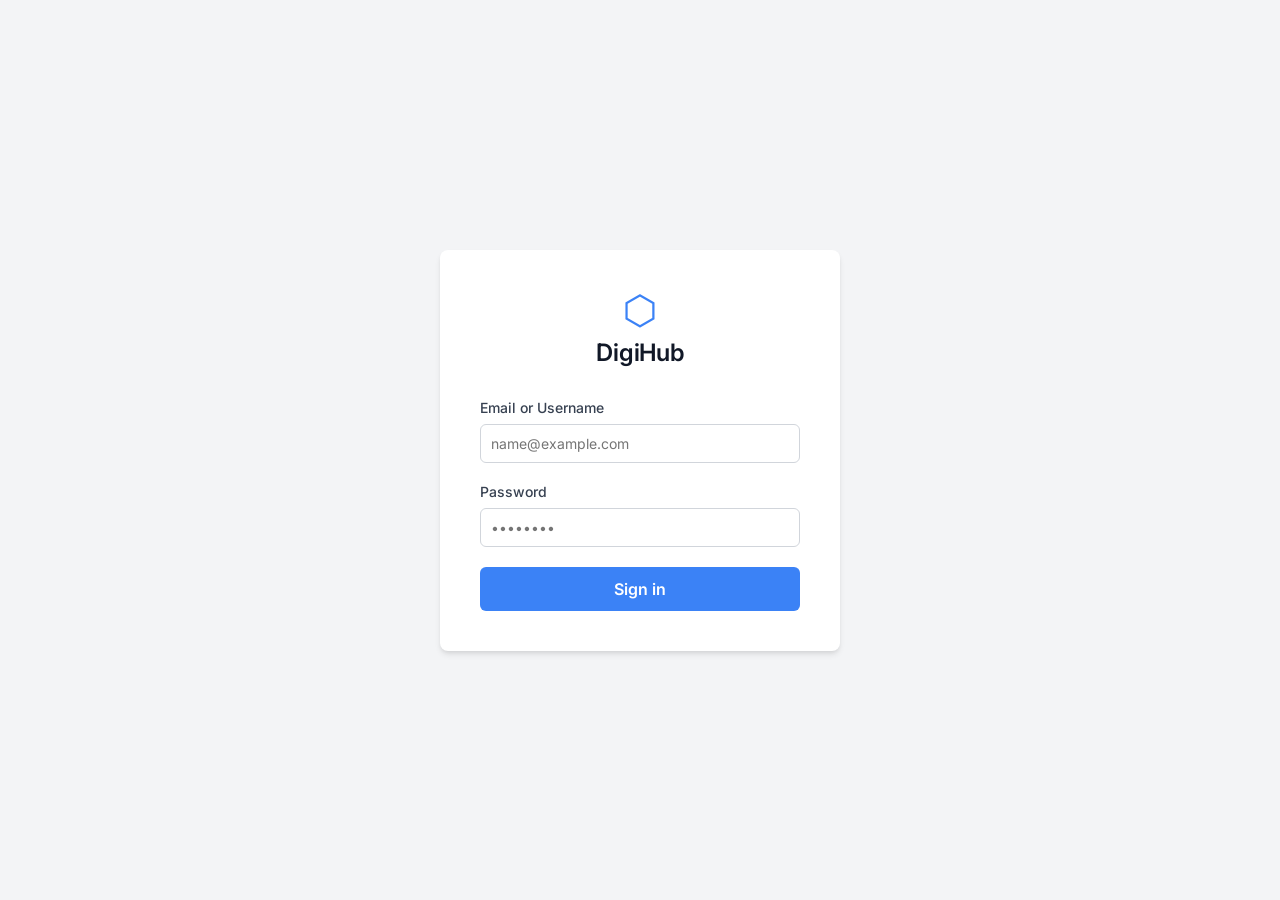
<file: app/frontend/login.html>
<!DOCTYPE html>
<html lang="en">
<head>
  <meta charset="UTF-8">
  <meta name="viewport" content="width=device-width, initial-scale=1.0">
  <title>Login - DigiHub Workspace</title>
  <link rel="preconnect" href="https://fonts.googleapis.com">
  <link href="https://fonts.googleapis.com/css2?family=Inter:wght@300;400;500;600;700&display=swap" rel="stylesheet">
  <link rel="stylesheet" href="style.css">
  <style>
    body {
      display: flex;
      align-items: center;
      justify-content: center;
      height: 100vh;
      margin: 0;
      background-color: #f3f4f6;
    }
    .login-container {
      background: white;
      padding: 2.5rem;
      border-radius: 8px;
      box-shadow: 0 4px 6px -1px rgba(0, 0, 0, 0.1), 0 2px 4px -1px rgba(0, 0, 0, 0.06);
      width: 100%;
      max-width: 400px;
    }
    .brand-icon {
      font-size: 2.5rem;
      color: #3b82f6;
      text-align: center;
      margin-bottom: 0.5rem;
    }
    .brand-name {
      font-size: 1.5rem;
      font-weight: 600;
      color: #111827;
      text-align: center;
      margin-bottom: 2rem;
      display: block;
    }
    .form-group {
      margin-bottom: 1.25rem;
    }
    .form-label {
      display: block;
      font-size: 0.875rem;
      font-weight: 500;
      color: #374151;
      margin-bottom: 0.5rem;
    }
    .form-input {
      width: 100%;
      padding: 0.625rem;
      border: 1px solid #d1d5db;
      border-radius: 0.375rem;
      box-sizing: border-box;
      font-family: inherit;
    }
    .form-input:focus {
      outline: none;
      border-color: #3b82f6;
      box-shadow: 0 0 0 3px rgba(59, 130, 246, 0.1);
    }
    .btn-login {
      width: 100%;
      padding: 0.75rem;
      background-color: #3b82f6;
      color: white;
      border: none;
      border-radius: 0.375rem;
      font-weight: 600;
      font-size: 1rem;
      cursor: pointer;
      transition: background-color 0.2s;
    }
    .btn-login:hover {
      background-color: #2563eb;
    }
    #errorMessage {
      color: #dc2626;
      font-size: 0.875rem;
      margin-bottom: 1rem;
      text-align: center;
      display: none;
    }
  </style>
</head>
<body>

  <div class="login-container">
    <div class="brand-icon">⬡</div>
    <span class="brand-name">DigiHub</span>
    
    <div id="errorMessage"></div>
    
    <form id="loginForm">
      <div class="form-group">
        <label for="username" class="form-label">Email or Username</label>
        <input type="text" id="username" class="form-input" required autocomplete="username email" placeholder="name@example.com">
      </div>
      
      <div class="form-group">
        <label for="password" class="form-label">Password</label>
        <input type="password" id="password" class="form-input" required autocomplete="current-password" placeholder="••••••••">
      </div>
      
      <button type="submit" class="btn-login">Sign in</button>
    </form>
  </div>

  <script src="login.js"></script>
</body>
</html>
</file>
<file: app/frontend/style.css>
:root {
  /* Core palette */
  --bg-base: #f0f4f8;
  --bg-surface: rgba(255, 255, 255, 0.90);
  --bg-elevated: rgba(241, 245, 249, 0.95);
  --border: rgba(203, 213, 225, 0.9);
  --border-accent: rgba(59, 130, 246, 0.35);
  --text-primary: #0f172a;
  --text-secondary: #475569;
  --text-muted: #94a3b8;

  /* Accent colours */
  --accent-blue: #2563eb;
  --accent-blue-hover: #3b82f6;
  --accent-green: #16a34a;
  --accent-amber: #d97706;
  --accent-red: #dc2626;
  --accent-purple: #7c3aed;

  /* Typography */
  --font-ui: 'Inter', system-ui, sans-serif;
  --font-mono: 'JetBrains Mono', monospace;

  /* Shape */
  --radius: 12px;
  --radius-sm: 8px;

  /* Effects */
  --shadow-glass: 0 4px 24px rgba(15, 23, 42, 0.08),
                  0 1px 4px rgba(15, 23, 42, 0.06),
                  inset 0 1px 0 rgba(255, 255, 255, 0.8);
  --transition: 200ms ease;

  /* Workspace layout */
  --sidebar-width: 260px;
  --ribbon-height: 52px;
  --workspace-bg: #e5e7eb;
  --panel-bg: #ffffff;
  --border-color: #e5e7eb;
}

/* ── Reset ──────────────────────────────────────────────────────────────────── */
*, *::before, *::after { box-sizing: border-box; margin: 0; padding: 0; }

body {
  font-family: var(--font-ui);
  background-color: var(--bg-base);
  color: var(--text-primary);
  height: 100vh;
  display: flex;
  flex-direction: column;
  overflow: hidden;
}

/* ── Ribbon ─────────────────────────────────────────────────────────────────── */
.workspace-ribbon {
  height: var(--ribbon-height);
  background: var(--panel-bg);
  border-bottom: 1px solid var(--border-color);
  display: flex;
  align-items: center;
  justify-content: space-between;
  padding: 0 1rem;
  box-shadow: 0 1px 3px rgba(0, 0, 0, 0.06);
  z-index: 10;
  flex-shrink: 0;
}

.ribbon-left  { display: flex; align-items: center; gap: 0.75rem; }
.ribbon-right { display: flex; align-items: center; gap: 0.5rem; }

.brand-icon { color: var(--accent-blue); font-size: 1.4rem; line-height: 1; }
.brand-text { display: flex; flex-direction: column; }
.brand-name { font-weight: 700; font-size: 0.95rem; color: #111827; letter-spacing: -0.01em; }
.brand-tag  { font-size: 0.72rem; color: #6b7280; }

/* State pill */
.state-pill {
  display: inline-flex;
  align-items: center;
  gap: 0.35rem;
  padding: 0.2rem 0.6rem;
  border-radius: 999px;
  font-size: 0.75rem;
  font-weight: 600;
  letter-spacing: 0.02em;
  text-transform: uppercase;
  border: 1px solid;
  transition: var(--transition);
}
.state-pill.draft     { background: rgba(100,116,139,.1); color: #475569; border-color: rgba(100,116,139,.25); }
.state-pill.reviewed  { background: rgba(124,58,237,.1);  color: var(--accent-purple); border-color: rgba(124,58,237,.25); }
.state-pill.frozen    { background: rgba(217,119,6,.12);  color: var(--accent-amber); border-color: rgba(217,119,6,.3); }
.state-pill.validated { background: rgba(22,163,74,.1);   color: var(--accent-green); border-color: rgba(22,163,74,.25); }

/* Ribbon centre status */
.ribbon-center {
  font-size: 0.82rem;
  color: #4b5563;
  background: #f3f4f6;
  padding: 0.2rem 0.7rem;
  border-radius: 999px;
}

/* Ribbon buttons */
.ribbon-btn {
  display: inline-flex;
  align-items: center;
  gap: 0.4rem;
  padding: 0.35rem 0.7rem;
  font-size: 0.8rem;
  font-weight: 500;
  color: #374151;
  background: transparent;
  border: 1px solid transparent;
  border-radius: 6px;
  cursor: pointer;
  font-family: inherit;
  transition: all 0.15s;
}
.ribbon-btn:hover:not(:disabled) { background: #f3f4f6; border-color: var(--border-color); }
.ribbon-btn:disabled { opacity: 0.45; cursor: not-allowed; }
.ribbon-btn.primary { background: var(--accent-blue); color: #fff; border-color: transparent; }
.ribbon-btn.primary:hover:not(:disabled) { background: var(--accent-blue-hover); }
.ribbon-btn.danger  { color: var(--accent-red); }
.ribbon-btn.danger:hover:not(:disabled) { background: rgba(220,38,38,.08); border-color: rgba(220,38,38,.2); }
.ribbon-divider { width: 1px; height: 22px; background: var(--border-color); margin: 0 0.4rem; }

/* ── Main workspace layout ──────────────────────────────────────────────────── */
.workspace-layout {
  display: flex;
  flex: 1;
  overflow: hidden;
}

/* ── Sidebars ───────────────────────────────────────────────────────────────── */
.sidebar-left,
.sidebar-right {
  width: var(--sidebar-width);
  background: var(--panel-bg);
  display: flex;
  flex-direction: column;
  flex-shrink: 0;
  overflow: hidden;
}
.sidebar-left  { border-right: 1px solid var(--border-color); }
.sidebar-right { border-left: 1px solid var(--border-color); }

.sidebar-header {
  padding: 0.6rem 1rem;
  font-size: 0.68rem;
  font-weight: 700;
  text-transform: uppercase;
  letter-spacing: 0.08em;
  color: #6b7280;
  border-bottom: 1px solid var(--border-color);
  background: #fafafa;
  flex-shrink: 0;
}

.sidebar-content {
  flex: 1;
  overflow-y: auto;
  padding: 0.75rem;
}

/* Document map nav items */
.nav-item {
  display: flex;
  align-items: center;
  justify-content: space-between;
  gap: 0.5rem;
  padding: 0.35rem 0.5rem;
  font-size: 0.8rem;
  color: #374151;
  text-decoration: none;
  border-radius: 5px;
  cursor: pointer;
  transition: all 0.15s ease;
  margin-bottom: 2px;
}
.nav-item:hover { background: #f0f4f8; }
.nav-item.active {
  background: rgba(37, 99, 235, 0.1) !important;
  color: var(--accent-blue) !important;
  font-weight: 600;
  border-left: 3px solid var(--accent-blue);
}
.nav-item.heading { font-weight: 600; }
.nav-item.table   { color: #4338ca; }
.nav-item-title   { overflow: hidden; text-overflow: ellipsis; white-space: nowrap; flex: 1; }
.nav-progress-chip {
  font-size: 0.62rem;
  font-weight: 600;
  padding: 1px 6px;
  border-radius: 10px;
  background: #f1f5f9;
  color: #64748b;
  white-space: nowrap;
  flex-shrink: 0;
}
.nav-progress-chip.complete {
  background: rgba(22, 163, 74, 0.15);
  color: #166534;
}
.nav-progress-chip.partial {
  background: rgba(234, 179, 8, 0.18);
  color: #854d0e;
}

/* ── Document viewer (centre) ───────────────────────────────────────────────── */
.main-viewer {
  flex: 1;
  overflow-y: auto;
  padding: 2rem;
  background: var(--workspace-bg);
}

.doc-container {
  max-width: 860px;
  margin: 0 auto;
  background: white;
  min-height: 1056px;
  padding: 3rem 4rem;
  box-shadow: 0 4px 16px rgba(0, 0, 0, 0.12);
  border-radius: 4px;
  font-family: 'Times New Roman', Times, serif;
  color: #111;
  font-size: 1rem;
  line-height: 1.6;
}

.doc-container h1, .doc-container h2, .doc-container h3, .doc-container h4 {
  font-family: 'Times New Roman', Times, serif;
  color: #000;
  margin-top: 1.5rem;
  margin-bottom: 0.6rem;
}
.doc-container p { margin-bottom: 0.8rem; }
.doc-container table { width: 100%; border-collapse: collapse; margin-bottom: 1.5rem; font-size: 0.87rem; }
.doc-container td, .doc-container th {
  border: 1px solid #ccc;
  padding: 0.35rem 0.6rem;
  vertical-align: top;
}
.doc-container tr:nth-child(even) { background: #f9fafb; }

/* Fact highlighting states */
.node-candidate {
  background: rgba(217, 119, 6, 0.12);
  border-bottom: 2px dashed var(--accent-amber);
  cursor: pointer;
  transition: background 0.15s;
}
.node-candidate:hover { background: rgba(217, 119, 6, 0.22); }

.node-mapped {
  background: rgba(22, 163, 74, 0.12);
  border-bottom: 2px solid var(--accent-green);
  cursor: pointer;
}
.node-mapped:hover { background: rgba(22, 163, 74, 0.22); }

.node-active {
  background: rgba(37, 99, 235, 0.15) !important;
  border-bottom: 2px solid var(--accent-blue) !important;
  outline: 2px solid rgba(37, 99, 235, 0.35);
  border-radius: 2px;
}

/* Paragraph node wrappers */
.para-node {
  cursor: pointer;
  padding: 0.15rem 0.35rem;
  border-radius: 4px;
  border-left: 3px solid transparent;
  transition: all 0.15s;
  margin-bottom: 0.5rem;
}
.para-node.mapped-auto     { border-left-color: var(--accent-green); background: rgba(22,163,74,.08); }
.para-node.mapped-manual   { border-left-color: #ca8a04; background: rgba(234,179,8,.12); }
.para-node.mapped-modified { border-left-color: #ea580c; background: rgba(249,115,22,.12); }
.para-node.mapped          { border-left-color: var(--accent-green); background: rgba(22,163,74,.08); }
.para-node.active          { border-left-color: var(--accent-blue);  background: rgba(37,99,235,.12); outline: 1px solid rgba(37,99,235,.3); }
.para-node:hover:not(.active) { background: rgba(0,0,0,.03); }

/* Table cell multi-state classes */
.cell-mapped-auto {
  background: rgba(22, 163, 74, 0.12) !important;
  border-left: 3px solid var(--accent-green) !important;
}
.cell-mapped-manual {
  background: rgba(234, 179, 8, 0.16) !important;
  border-left: 3px solid #ca8a04 !important;
}
.cell-mapped-modified {
  background: rgba(249, 115, 22, 0.16) !important;
  border-left: 3px solid #ea580c !important;
}
.cell-active {
  background: rgba(37, 99, 235, 0.18) !important;
  outline: 2px solid var(--accent-blue) !important;
}
.cell-missing {
  outline: 2px dashed rgba(220, 38, 38, 0.45);
  background: rgba(220, 38, 38, 0.04);
}

/* Tag Pulse Animation for jumping to items */
@keyframes tagPulse {
  0% { transform: scale(1); box-shadow: 0 0 0 0 rgba(37, 99, 235, 0.7); }
  50% { transform: scale(1.02); box-shadow: 0 0 0 8px rgba(37, 99, 235, 0); }
  100% { transform: scale(1); box-shadow: 0 0 0 0 rgba(37, 99, 235, 0); }
}
.pulse-highlight {
  animation: tagPulse 1.2s ease-in-out !important;
  outline: 3px solid var(--accent-blue) !important;
  z-index: 10;
  position: relative;
}

/* Table cell tags */
.cell-tag {
  cursor: pointer;
  padding: 0.05rem 0.2rem;
  border-radius: 3px;
  position: relative;
  display: inline;
}
.cell-tag.candidate { background: rgba(217,119,6,.15); border: 1px dashed var(--accent-amber); }
.cell-tag.mapped    { background: rgba(22,163,74,.15);  border: 1px solid var(--accent-green); }
.cell-tag.active    { background: rgba(37,99,235,.2);   border: 1px solid var(--accent-blue); outline: 2px solid rgba(37,99,235,.4); }

/* Mapped badge */
.mapped-badge {
  position: absolute;
  top: -8px; right: -8px;
  background: var(--accent-green);
  color: white;
  font-size: 0.55rem;
  padding: 1px 4px;
  border-radius: 4px;
  font-family: var(--font-ui);
  white-space: nowrap;
  pointer-events: none;
}
.mapped-badge.manual   { background: #ca8a04; }
.mapped-badge.modified { background: #ea580c; }

/* Floating tag inspection tooltip */
.tag-inspect-tooltip {
  position: fixed;
  z-index: 10000;
  pointer-events: none;
  background: #0f172a;
  color: #f8fafc;
  border: 1px solid rgba(255, 255, 255, 0.15);
  border-radius: var(--radius-sm);
  padding: 0.65rem 0.85rem;
  font-size: 0.75rem;
  line-height: 1.45;
  box-shadow: 0 10px 25px -5px rgba(0, 0, 0, 0.45);
  max-width: 340px;
  display: none;
  opacity: 0;
  transition: opacity 0.12s ease;
}
.tag-inspect-tooltip.visible {
  display: block;
  opacity: 1;
}
.tag-inspect-tooltip .tt-header {
  display: flex;
  justify-content: space-between;
  align-items: center;
  gap: 0.5rem;
  margin-bottom: 0.3rem;
}
.tag-inspect-tooltip .tt-title {
  font-weight: 600;
  font-size: 0.82rem;
  color: #ffffff;
}
.tag-inspect-tooltip .tt-badge {
  font-size: 0.62rem;
  font-weight: 700;
  padding: 1px 6px;
  border-radius: 4px;
  text-transform: uppercase;
}
.tag-inspect-tooltip .tt-badge.auto     { background: #15803d; color: #fff; }
.tag-inspect-tooltip .tt-badge.manual   { background: #a16207; color: #fff; }
.tag-inspect-tooltip .tt-badge.modified { background: #c2410c; color: #fff; }
.tag-inspect-tooltip .tt-qname {
  font-family: var(--font-mono);
  font-size: 0.7rem;
  color: #93c5fd;
  margin-bottom: 0.4rem;
  word-break: break-all;
}
.tag-inspect-tooltip .tt-grid {
  display: grid;
  grid-template-columns: auto 1fr;
  gap: 0.2rem 0.6rem;
  color: #cbd5e1;
  font-size: 0.72rem;
  border-top: 1px solid rgba(255, 255, 255, 0.1);
  padding-top: 0.4rem;
}
.tag-inspect-tooltip .tt-grid strong {
  color: #94a3b8;
  font-weight: 500;
}

/* ── Inspector panel ─────────────────────────────────────────────────────────── */
.inspector-section {
  margin-bottom: 1rem;
}
.inspector-label {
  font-size: 0.68rem;
  font-weight: 700;
  text-transform: uppercase;
  letter-spacing: 0.07em;
  color: var(--text-muted);
  display: block;
  margin-bottom: 0.3rem;
}
.inspector-value {
  font-size: 1rem;
  font-weight: 600;
  padding: 0.4rem 0.6rem;
  background: #f8fafc;
  border: 1px solid var(--border-color);
  border-radius: var(--radius-sm);
}

/* Fact status card */
.fact-status-card {
  border-radius: var(--radius-sm);
  padding: 0.75rem;
  font-size: 0.8rem;
  margin-top: 0.75rem;
}
.fact-status-card.mapped   { background: rgba(22,163,74,.08);  border: 1px solid rgba(22,163,74,.3); }
.fact-status-card.unmapped { background: rgba(100,116,139,.06); border: 1px solid rgba(100,116,139,.2); }

/* ── Buttons ─────────────────────────────────────────────────────────────────── */
button { cursor: pointer; font-family: inherit; transition: var(--transition); }

.btn-primary {
  background: var(--accent-blue); color: #fff;
  border: none; padding: 0.6rem 1.2rem;
  border-radius: var(--radius-sm); font-weight: 500;
  font-size: 0.875rem;
}
.btn-primary:hover:not(:disabled) { background: var(--accent-blue-hover); }
.btn-primary:disabled { background: var(--border); color: var(--text-muted); cursor: not-allowed; }

.btn-secondary {
  background: transparent; color: var(--text-primary);
  border: 1px solid var(--border-color);
  padding: 0.6rem 1.2rem;
  border-radius: var(--radius-sm); font-weight: 500;
  font-size: 0.875rem;
}
.btn-secondary:hover:not(:disabled) { background: #f3f4f6; }
.btn-secondary:disabled { color: var(--text-muted); cursor: not-allowed; }

.btn-danger {
  background: var(--accent-red); color: #fff;
  border: none; padding: 0.6rem 1.2rem;
  border-radius: var(--radius-sm); font-weight: 500;
  font-size: 0.875rem;
}
.btn-danger:hover:not(:disabled) { background: #b91c1c; }

/* Full-width variant */
.btn-block { width: 100%; }

/* ── Form elements ───────────────────────────────────────────────────────────── */
.form-input, .form-select {
  width: 100%;
  background: #fff;
  border: 1px solid var(--border-color);
  color: var(--text-primary);
  padding: 0.55rem 0.75rem;
  border-radius: var(--radius-sm);
  font-family: inherit;
  font-size: 0.875rem;
  transition: var(--transition);
  appearance: none;
}
.form-input:focus, .form-select:focus {
  outline: none;
  border-color: var(--accent-blue);
  box-shadow: 0 0 0 3px rgba(59, 130, 246, 0.18);
}
label { display: block; font-size: 0.8rem; color: var(--text-secondary); margin-bottom: 0.3rem; font-weight: 500; }

/* ── Modals ──────────────────────────────────────────────────────────────────── */
.modal-overlay {
  position: fixed; inset: 0;
  background: rgba(15, 23, 42, 0.5);
  backdrop-filter: blur(4px);
  display: flex; align-items: center; justify-content: center;
  z-index: 200;
}
.modal-card {
  background: var(--panel-bg);
  padding: 1.5rem;
  border-radius: var(--radius);
  box-shadow: 0 20px 60px rgba(0, 0, 0, 0.25);
  min-width: 420px;
  max-width: 90vw;
  max-height: 90vh;
  overflow-y: auto;
}
.modal-header {
  display: flex;
  justify-content: space-between;
  align-items: center;
  margin-bottom: 1.25rem;
  padding-bottom: 0.75rem;
  border-bottom: 1px solid var(--border-color);
}
.modal-title { font-size: 1.1rem; font-weight: 700; }
.modal-close {
  background: none; border: none;
  color: var(--text-muted); font-size: 1.2rem;
  cursor: pointer; padding: 0.25rem;
  border-radius: 4px;
  transition: background 0.1s;
}
.modal-close:hover { background: #f3f4f6; color: var(--text-primary); }
.modal-footer {
  display: flex; justify-content: flex-end;
  gap: 0.5rem; margin-top: 1.25rem;
  padding-top: 0.75rem;
  border-top: 1px solid var(--border-color);
}

/* ── Side-docked Tag Inspector (never covers the table) ─────────────────────── */
#mapFactModal.modal-overlay {
  background: transparent !important;
  backdrop-filter: none !important;
  pointer-events: none !important;
  justify-content: flex-end !important;
  align-items: stretch !important;
  padding: 0 !important;
  z-index: 250;
}

#mapFactModal .modal-card {
  pointer-events: auto !important;
  width: 460px !important;
  max-width: 44vw !important;
  min-width: 360px !important;
  height: calc(100vh - var(--ribbon-height) - 16px) !important;
  max-height: calc(100vh - var(--ribbon-height) - 16px) !important;
  margin-top: calc(var(--ribbon-height) + 8px) !important;
  margin-right: 14px !important;
  margin-bottom: 8px !important;
  border-radius: var(--radius) !important;
  border: 1px solid var(--border-accent) !important;
  box-shadow: -8px 0 32px rgba(15, 23, 42, 0.22) !important;
  background: #ffffff !important;
  display: flex !important;
  flex-direction: column !important;
  padding: 1.25rem !important;
}

#mapFactModal .modal-card .grid-gap {
  flex: 1;
  overflow-y: auto;
  padding-right: 4px;
}


/* ── Grid utilities ──────────────────────────────────────────────────────────── */
.grid-2 { display: grid; grid-template-columns: 1fr 1fr; gap: 1rem; }
.grid-gap { display: grid; gap: 1rem; }

/* ── Empty state ─────────────────────────────────────────────────────────────── */
.empty-state {
  color: var(--text-muted);
  font-size: 0.85rem;
  text-align: center;
  padding: 1.5rem 0.5rem;
}

/* ── Diagnostics list ────────────────────────────────────────────────────────── */
.diag-item {
  padding: 0.85rem 1rem;
  border-bottom: 1px solid var(--border-color);
  display: flex;
  gap: 0.75rem;
  align-items: flex-start;
}
.diag-severity {
  font-weight: 700;
  font-size: 0.75rem;
  text-transform: uppercase;
  flex-shrink: 0;
  padding-top: 0.1rem;
}
.diag-severity.error   { color: var(--accent-red); }
.diag-severity.warning { color: var(--accent-amber); }

/* ── Log book ────────────────────────────────────────────────────────────────── */
.log-entry {
  padding: 0.75rem 1rem;
  border-bottom: 1px solid var(--border-color);
  display: flex; flex-direction: column; gap: 0.35rem;
}
.log-badge {
  font-size: 0.68rem;
  padding: 2px 6px;
  border-radius: 10px;
  color: white;
  font-weight: 600;
}
.log-badge.manual { background: var(--accent-blue); }

/* ── Pulses / loading ────────────────────────────────────────────────────────── */
@keyframes pulse {
  0%, 100% { opacity: 0.6; }
  50%       { opacity: 1; }
}
.loading-pulse { animation: pulse 1.5s ease-in-out infinite; }

/* ── Scrollbar ───────────────────────────────────────────────────────────────── */
::-webkit-scrollbar { width: 6px; height: 6px; }
::-webkit-scrollbar-track { background: transparent; }
::-webkit-scrollbar-thumb { background: rgba(0,0,0,.18); border-radius: 3px; }
::-webkit-scrollbar-thumb:hover { background: rgba(0,0,0,.3); }

/* ── Slide-in animation ──────────────────────────────────────────────────────── */
@keyframes slideIn {
  from { opacity: 0; transform: translateY(6px); }
  to   { opacity: 1; transform: translateY(0); }
}
.slide-in { animation: slideIn 0.25s ease; }

/* ── Tag counter chips ───────────────────────────────────────────────────────── */
.chip {
  display: inline-flex;
  align-items: center;
  padding: 0.15rem 0.5rem;
  border-radius: 999px;
  font-size: 0.72rem;
  font-weight: 600;
  gap: 0.25rem;
}
.chip.green  { background: rgba(22,163,74,.12);  color: var(--accent-green); }
.chip.amber  { background: rgba(217,119,6,.12);  color: var(--accent-amber); }
.chip.blue   { background: rgba(37,99,235,.12);  color: var(--accent-blue); }
.chip.purple { background: rgba(124,58,237,.12); color: var(--accent-purple); }

/* ── Hover Tooltip ───────────────────────────────────────────────────────────── */
.hover-tooltip {
  position: fixed;
  z-index: 10000;
  background: #0f172a;
  color: #f8fafc;
  border: 1px solid rgba(255, 255, 255, 0.15);
  box-shadow: 0 10px 25px -5px rgba(0, 0, 0, 0.45), 0 8px 10px -6px rgba(0, 0, 0, 0.3);
  border-radius: var(--radius-sm);
  padding: 0.65rem 0.85rem;
  font-size: 0.75rem;
  line-height: 1.45;
  pointer-events: none;
  max-width: 320px;
  word-wrap: break-word;
  transition: opacity 0.12s ease;
}

.hover-tooltip .tt-header {
  display: flex;
  justify-content: space-between;
  align-items: center;
  gap: 0.5rem;
  margin-bottom: 0.3rem;
}

.hover-tooltip .tt-title {
  font-weight: 600;
  font-size: 0.82rem;
  color: #ffffff;
}

.hover-tooltip .tt-badge {
  font-size: 0.62rem;
  font-weight: 700;
  padding: 1px 6px;
  border-radius: 4px;
  text-transform: uppercase;
}
.hover-tooltip .tt-badge.auto     { background: #15803d; color: #fff; }
.hover-tooltip .tt-badge.manual   { background: #a16207; color: #fff; }
.hover-tooltip .tt-badge.modified { background: #c2410c; color: #fff; }

.hover-tooltip .tt-qname {
  font-family: var(--font-mono);
  font-size: 0.7rem;
  color: #93c5fd;
  margin-bottom: 0.4rem;
  word-break: break-all;
}

.hover-tooltip .tt-grid {
  display: grid;
  grid-template-columns: auto 1fr;
  gap: 0.2rem 0.6rem;
  color: #cbd5e1;
  font-size: 0.72rem;
  border-top: 1px solid rgba(255, 255, 255, 0.1);
  padding-top: 0.4rem;
}

.hover-tooltip .tt-grid strong {
  color: #94a3b8;
  font-weight: 500;
}

/* ── Context Menu ────────────────────────────────────────────────────────────── */
.context-menu {
  position: fixed;
  z-index: 10000;
  background: var(--bg-surface);
  border: 1px solid var(--border-color);
  box-shadow: 0 4px 6px -1px rgba(0, 0, 0, 0.1), 0 2px 4px -2px rgba(0, 0, 0, 0.1);
  border-radius: 6px;
  padding: 0.35rem;
  min-width: 180px;
  backdrop-filter: blur(8px);
}

.context-menu-item {
  padding: 0.5rem 0.75rem;
  font-size: 0.85rem;
  color: var(--text-primary);
  border-radius: 4px;
  cursor: pointer;
  display: flex;
  align-items: center;
  transition: background 0.1s ease;
}

.context-menu-item:hover {
  background: rgba(37, 99, 235, 0.1);
  color: var(--accent-blue);
}

/* ── Checklist Items ─────────────────────────────────────────────────────────── */
.checklist-item {
  padding: 0.5rem;
  border-bottom: 1px solid rgba(0,0,0,0.05);
  font-size: 0.8rem;
  display: flex;
  align-items: flex-start;
  gap: 0.5rem;
}

.checklist-item:last-child {
  border-bottom: none;
}

.checklist-item .status-icon {
  flex-shrink: 0;
  width: 16px;
  height: 16px;
  display: flex;
  align-items: center;
  justify-content: center;
  margin-top: 2px;
}

.checklist-item .req-name {
  color: var(--text-primary);
  font-family: var(--font-mono);
  word-break: break-all;
  margin-bottom: 0.2rem;
}

.checklist-item .req-desc {
  color: var(--text-muted);
  font-size: 0.7rem;
}

.checklist-item.done .req-name {
  color: var(--accent-green);
  text-decoration: line-through;
  opacity: 0.8;
}

.checklist-item.done .status-icon {
  color: var(--accent-green);
}

.checklist-item.pending .status-icon {
  color: var(--accent-amber);
}

.checklist-item.conditional .status-icon {
  color: var(--text-muted);
}

/* ── Diagnostic Filter Buttons & Badges ──────────────────────────────────────── */
.diag-filter-btn {
  padding: 0.25rem 0.6rem;
  font-size: 0.75rem;
  font-weight: 500;
  border-radius: 4px;
  border: 1px solid var(--border-color);
  background: #f8fafc;
  color: #475569;
  cursor: pointer;
  transition: all 0.15s ease;
}
.diag-filter-btn:hover {
  background: #f1f5f9;
}
.diag-filter-btn.active {
  background: var(--accent-blue);
  color: #ffffff;
  border-color: var(--accent-blue);
}

.diag-concept-badge {
  display: inline-block;
  font-family: var(--font-mono);
  font-size: 0.75rem;
  background: rgba(99, 102, 241, 0.1);
  color: #4f46e5;
  padding: 1px 5px;
  border-radius: 3px;
  border: 1px solid rgba(99, 102, 241, 0.2);
}

.diag-rule-ref {
  display: inline-block;
  font-family: var(--font-mono);
  font-size: 0.72rem;
  background: #f1f5f9;
  color: #64748b;
  padding: 1px 4px;
  border-radius: 3px;
  margin-left: 0.3rem;
}

/* ── Checklist Section Progress ────────────────────────────────────────────── */
.checklist-section-header {
  font-weight: 600;
  padding: 8px 12px;
  background: #f8fafc;
  border-bottom: 1px solid #e2e8f0;
  font-size: 0.82rem;
  display: flex;
  justify-content: space-between;
  align-items: center;
}

.checklist-progress-pill {
  font-size: 0.7rem;
  font-weight: 600;
  padding: 1px 6px;
  border-radius: 999px;
  background: #e2e8f0;
  color: #475569;
}
.checklist-progress-pill.complete {
  background: rgba(22, 163, 74, 0.15);
  color: #15803d;
}

/* ── Enriched Audit Log Book ────────────────────────────────────────────────── */
.log-entry {
  padding: 0.75rem;
  border-bottom: 1px solid var(--border-color);
  background: #ffffff;
  transition: background 0.15s;
}
.log-entry:hover {
  background: #f8fafc;
}
.log-badge {
  font-size: 0.65rem;
  text-transform: uppercase;
  font-weight: 600;
  padding: 2px 6px;
  border-radius: 3px;
}
.log-badge.manual {
  background: rgba(37, 99, 235, 0.1);
  color: var(--accent-blue);
}

.readiness-banner:hover {
  background: #fceea7 !important;
  text-decoration: underline;
}


/* Guided preparation and accessible layouts. */
.journey { background:#f4f8ff; border-bottom:1px solid #d5e1f2; padding:12px 20px; flex-shrink:0; }
.journey-heading,.journey-actions {display:flex; align-items:center; justify-content:space-between; gap:12px; flex-wrap:wrap;}
.journey-heading p {margin:5px 0; color:#44546a; font-size:13px; max-width:980px;}
.journey ol {display:flex; gap:22px; padding-left:20px; margin:10px 0; font-size:13px; flex-wrap:wrap;}
.journey li {color:#536174; padding:3px 6px;}
.journey li.current {color:#163e84; font-weight:700; background:#dfeaff; border-radius:5px;}
.not-submitted {background:#fff2d7; color:#684100; padding:6px 10px; border-radius:6px; font-size:12px; white-space:nowrap;}
.help-text {font-size:13px; color:#4b5563; line-height:1.55; margin:10px 0;}
.help-steps li {margin-bottom:14px; line-height:1.55;}
#helpContent {line-height:1.6;}
#saveStatus,#signedInUser {font-size:12px; color:#475569;}
.saved-filing {display:flex; flex-direction:column; gap:6px; text-align:left; width:100%; padding:16px; border:1px solid #ccd5e0; border-radius:8px; background:white; margin:8px 0; cursor:pointer;}
button:focus-visible,input:focus-visible,select:focus-visible,a:focus-visible,summary:focus-visible {outline:3px solid #2563eb; outline-offset:3px;}
.workspace-ribbon {height:auto; min-height:var(--ribbon-height); padding-top:8px; padding-bottom:8px; flex-wrap:wrap; gap:8px;}
.ribbon-right {flex-wrap:wrap;}
.modal-card {min-width:0 !important; max-width:94vw; max-height:90vh; overflow:auto;}
@media(max-width:1000px) {
  body {overflow:auto; height:auto; min-height:100vh;}
  .workspace-layout {height:auto; min-height:65vh; flex-wrap:wrap; overflow:visible;}
  .sidebar-left,.sidebar-right {width:100%; max-height:400px; flex:none;}
  .document-area {min-width:0; width:100%;}
  .journey {padding:12px;}
}
@media(max-width:540px) {.grid-2 {grid-template-columns:1fr;} .ribbon-center {width:100%;} .journey ol {gap:8px;} }

.expert-tools {position:relative;font-size:12px;color:#475569;}
.expert-tools summary {cursor:pointer;padding:8px;}
.expert-menu {position:absolute;top:100%;right:0;display:flex;flex-direction:column;min-width:230px;background:white;border:1px solid #cbd5e1;border-radius:8px;padding:8px;z-index:30;box-shadow:0 8px 24px #0f172a22;}
#entityModal .modal-card {width:780px;}

/* ── Multi-Company & Client Directory ────────────────────────────────────────── */
.company-switcher-pill {
  display: inline-flex;
  align-items: center;
  gap: 0.5rem;
  background: #ffffff;
  border: 1px solid #cbd5e1;
  border-radius: 6px;
  padding: 4px 10px;
  font-size: 0.8rem;
  font-weight: 500;
  color: #1e293b;
  cursor: pointer;
  transition: all 0.15s ease;
  margin-left: 0.75rem;
}
.company-switcher-pill:hover {
  background: #f8fafc;
  border-color: #94a3b8;
}
.company-switcher-icon { font-size: 0.95rem; }
.company-switcher-name { max-width: 220px; white-space: nowrap; overflow: hidden; text-overflow: ellipsis; font-weight: 600; }
.company-switcher-year {
  background: #eff6ff;
  color: #1d4ed8;
  font-weight: 600;
  font-size: 0.7rem;
  padding: 1px 6px;
  border-radius: 4px;
  border: 1px solid #bfdbfe;
}
.company-switcher-arrow { color: #64748b; font-size: 0.75rem; }

.company-hub-toolbar {
  display: flex;
  justify-content: space-between;
  align-items: center;
  gap: 1rem;
  margin-bottom: 1rem;
  padding-bottom: 0.75rem;
  border-bottom: 1px solid #e2e8f0;
}
.company-hub-toolbar .search-box {
  display: flex;
  align-items: center;
  gap: 0.5rem;
  background: #ffffff;
  border: 1px solid #cbd5e1;
  border-radius: 6px;
  padding: 6px 12px;
  flex: 1;
}
.company-hub-toolbar .search-box input {
  border: none;
  outline: none;
  width: 100%;
  font-size: 0.85rem;
  background: transparent;
}
.company-list-container {
  max-height: 60vh;
  overflow-y: auto;
  display: flex;
  flex-direction: column;
  gap: 0.85rem;
  padding-right: 4px;
}
.company-card {
  background: #ffffff;
  border: 1px solid #e2e8f0;
  border-radius: 8px;
  padding: 1rem;
  transition: all 0.15s ease;
  display: flex;
  flex-direction: column;
  gap: 0.75rem;
}
.company-card:hover {
  border-color: #cbd5e1;
  box-shadow: 0 4px 6px -1px rgba(0, 0, 0, 0.05);
}
.company-card.active-company {
  border-color: #3b82f6;
  background: #fafcff;
}
.company-card-header {
  display: flex;
  justify-content: space-between;
  align-items: flex-start;
  gap: 1rem;
}
.company-card-title {
  display: flex;
  flex-direction: column;
  gap: 0.2rem;
}
.company-card-title strong {
  font-size: 0.95rem;
  color: #0f172a;
}
.company-meta {
  font-size: 0.75rem;
  color: #64748b;
  display: flex;
  gap: 0.5rem;
  align-items: center;
}
.company-kvk-pill {
  font-family: var(--font-mono);
  background: #f1f5f9;
  padding: 1px 6px;
  border-radius: 4px;
  color: #334155;
}
.company-filings-grid {
  display: flex;
  flex-wrap: wrap;
  gap: 0.5rem;
  padding-top: 0.5rem;
  border-top: 1px solid #f1f5f9;
}
.filing-year-badge {
  display: inline-flex;
  align-items: center;
  gap: 0.4rem;
  background: #f8fafc;
  border: 1px solid #cbd5e1;
  border-radius: 6px;
  padding: 4px 10px;
  font-size: 0.78rem;
  cursor: pointer;
  transition: all 0.15s ease;
}
.filing-year-badge:hover {
  background: #eff6ff;
  border-color: #3b82f6;
  color: #1d4ed8;
}
.filing-year-badge.current-active {
  background: #2563eb;
  color: #ffffff;
  border-color: #2563eb;
}
.filing-year-badge .badge-status {
  font-size: 0.65rem;
  text-transform: uppercase;
  font-weight: 700;
  padding: 1px 4px;
  border-radius: 3px;
  background: #e2e8f0;
  color: #475569;
}
.filing-year-badge.current-active .badge-status {
  background: rgba(255,255,255,0.25);
  color: #ffffff;
}
.filing-year-badge .badge-status.draft { background: #fef3c7; color: #92400e; }
.filing-year-badge .badge-status.frozen { background: #dbeafe; color: #1e40af; }
.filing-year-badge .badge-status.validated { background: #dcfce7; color: #166534; }

.rollover-btn-small {
  background: #f0fdf4;
  border: 1px solid #bbf7d0;
  color: #166534;
  font-size: 0.75rem;
  font-weight: 500;
  padding: 3px 8px;
  border-radius: 4px;
  cursor: pointer;
  display: inline-flex;
  align-items: center;
  gap: 0.3rem;
  transition: all 0.15s ease;
}
.rollover-btn-small:hover {
  background: #dcfce7;
  border-color: #86efac;
}

/* Rollover Modal */
.rollover-summary-box {
  background: #f8fafc;
  border: 1px solid #e2e8f0;
  border-radius: 6px;
  padding: 1rem;
  display: flex;
  flex-direction: column;
  gap: 0.5rem;
  font-size: 0.85rem;
}
.rollover-summary-box .summary-row {
  display: flex;
  justify-content: space-between;
}
.rollover-summary-box .highlight-year {
  font-weight: 700;
  color: #2563eb;
  font-size: 1rem;
}

/* ── Draft Deletion & Cleanup ─────────────────────────────────────────────── */
.delete-filing-btn {
  background: transparent;
  border: none;
  color: #94a3b8;
  padding: 0 4px;
  font-size: 0.8rem;
  font-weight: 700;
  line-height: 1;
  cursor: pointer;
  border-radius: 3px;
  display: inline-flex;
  align-items: center;
  justify-content: center;
  margin-left: 2px;
  transition: all 0.15s ease;
}
.delete-filing-btn:hover {
  background: #fee2e2;
  color: #dc2626;
}
.filing-year-badge.current-active .delete-filing-btn {
  color: #bfdbfe;
}
.filing-year-badge.current-active .delete-filing-btn:hover {
  background: rgba(255, 255, 255, 0.25);
  color: #ffffff;
}
.cleanup-btn-small {
  background: #fff1f2;
  border: 1px solid #fecdd3;
  color: #be123c;
  font-size: 0.72rem;
  font-weight: 500;
  padding: 2px 7px;
  border-radius: 4px;
  cursor: pointer;
  transition: all 0.15s ease;
}
.cleanup-btn-small:hover {
  background: #ffe4e6;
  border-color: #fda4af;
}

/* ── Welcome Dashboard & First Page ───────────────────────────────────────── */
.welcome-dashboard {
  flex: 1;
  overflow-y: auto;
  background: var(--bg-base);
  padding: 1.5rem;
  display: flex;
  flex-direction: column;
  align-items: center;
}
.welcome-dashboard-inner {
  width: 100%;
  max-width: 960px;
  display: flex;
  flex-direction: column;
  gap: 1.5rem;
}
.dash-hero {
  background: #ffffff;
  border: 1px solid var(--border-color);
  border-radius: var(--radius);
  padding: 1.5rem 1.75rem;
  box-shadow: 0 1px 3px rgba(0,0,0,0.04);
}
.dash-hero h1 {
  font-size: 1.35rem;
  font-weight: 700;
  color: var(--text-primary);
  margin-bottom: 0.35rem;
}
.dash-hero p {
  font-size: 0.85rem;
  color: var(--text-secondary);
  line-height: 1.45;
}
.dash-active-box {
  border-radius: var(--radius-sm);
  padding: 1.15rem 1.35rem;
  display: flex;
  justify-content: space-between;
  align-items: center;
  gap: 1rem;
  flex-wrap: wrap;
  transition: var(--transition);
}
.dash-active-box.empty {
  background: #fffbeb;
  border: 1px solid #fde68a;
}
.dash-active-box.active {
  background: #eff6ff;
  border: 1px solid #bfdbfe;
}
.dash-active-badge {
  display: inline-block;
  font-size: 0.68rem;
  font-weight: 700;
  letter-spacing: 0.04em;
  text-transform: uppercase;
  color: var(--accent-blue);
  margin-bottom: 0.25rem;
}
.dash-active-title {
  font-size: 1.05rem;
  font-weight: 700;
  color: var(--text-primary);
}
.dash-active-desc, .dash-active-meta {
  font-size: 0.82rem;
  color: var(--text-secondary);
  margin-top: 0.25rem;
}
.dash-active-actions {
  display: flex;
  gap: 0.5rem;
  align-items: center;
  flex-wrap: wrap;
}
.dash-rollover-notice {
  margin-top: 0.5rem;
  font-size: 0.78rem;
  background: #ecfdf5;
  color: #065f46;
  border: 1px solid #a7f3d0;
  padding: 4px 8px;
  border-radius: 4px;
  display: inline-block;
}
.dash-section-header {
  display: flex;
  justify-content: space-between;
  align-items: flex-end;
  gap: 1rem;
  margin-bottom: 0.75rem;
  flex-wrap: wrap;
}
.dash-section-title {
  font-size: 0.95rem;
  font-weight: 700;
  color: var(--text-primary);
}
.dash-section-sub {
  font-size: 0.78rem;
  color: var(--text-muted);
  margin-top: 2px;
}
.dash-steps-grid {
  display: grid;
  grid-template-columns: repeat(auto-fit, minmax(210px, 1fr));
  gap: 0.85rem;
}
.dash-step-card {
  background: #ffffff;
  border: 1px solid var(--border-color);
  border-radius: var(--radius-sm);
  padding: 1rem;
  display: flex;
  flex-direction: column;
  justify-content: space-between;
  gap: 0.75rem;
  transition: var(--transition);
}
.dash-step-card:hover {
  border-color: #cbd5e1;
  box-shadow: 0 4px 6px -1px rgba(0,0,0,0.05);
}
.dash-step-card .step-num {
  width: 24px;
  height: 24px;
  border-radius: 50%;
  background: #dbeafe;
  color: var(--accent-blue);
  font-weight: 700;
  font-size: 0.75rem;
  display: flex;
  align-items: center;
  justify-content: center;
}
.dash-step-card strong {
  font-size: 0.85rem;
  color: var(--text-primary);
  display: block;
  margin-bottom: 0.3rem;
}
.dash-step-card p {
  font-size: 0.76rem;
  color: var(--text-secondary);
  line-height: 1.4;
}
.btn-sm {
  padding: 4px 10px;
  font-size: 0.75rem;
}

/* ── Viewer Active Company Header Bar ─────────────────────────────────────── */
.viewer-active-company-bar {
  background: #f8fafc;
  border: 1px solid #cbd5e1;
  border-radius: var(--radius-sm);
  padding: 0.45rem 0.85rem;
  margin-bottom: 0.75rem;
  display: flex;
  justify-content: space-between;
  align-items: center;
  gap: 0.75rem;
  font-size: 0.82rem;
}
.viewer-active-left {
  display: flex;
  align-items: center;
  gap: 0.5rem;
  flex-wrap: wrap;
}
.active-dot {
  color: #16a34a;
  font-size: 0.7rem;
}
.bar-pill {
  font-family: var(--font-mono);
  font-size: 0.75rem;
  background: #e2e8f0;
  padding: 1px 6px;
  border-radius: 4px;
  color: #334155;
}
.bar-pill.highlight {
  background: #dbeafe;
  color: #1e40af;
  font-weight: 600;
}
.bar-rollover-tag {
  font-size: 0.72rem;
  background: #dcfce7;
  color: #166534;
  padding: 1px 6px;
  border-radius: 3px;
  font-weight: 500;
}
.viewer-active-right {
  display: flex;
  gap: 0.35rem;
  align-items: center;
}
.bar-btn {
  background: #ffffff;
  border: 1px solid #cbd5e1;
  border-radius: 4px;
  padding: 2px 8px;
  font-size: 0.75rem;
  color: #334155;
  cursor: pointer;
  transition: all 0.15s ease;
}
.bar-btn:hover {
  background: #f1f5f9;
  border-color: #94a3b8;
}
</file>
